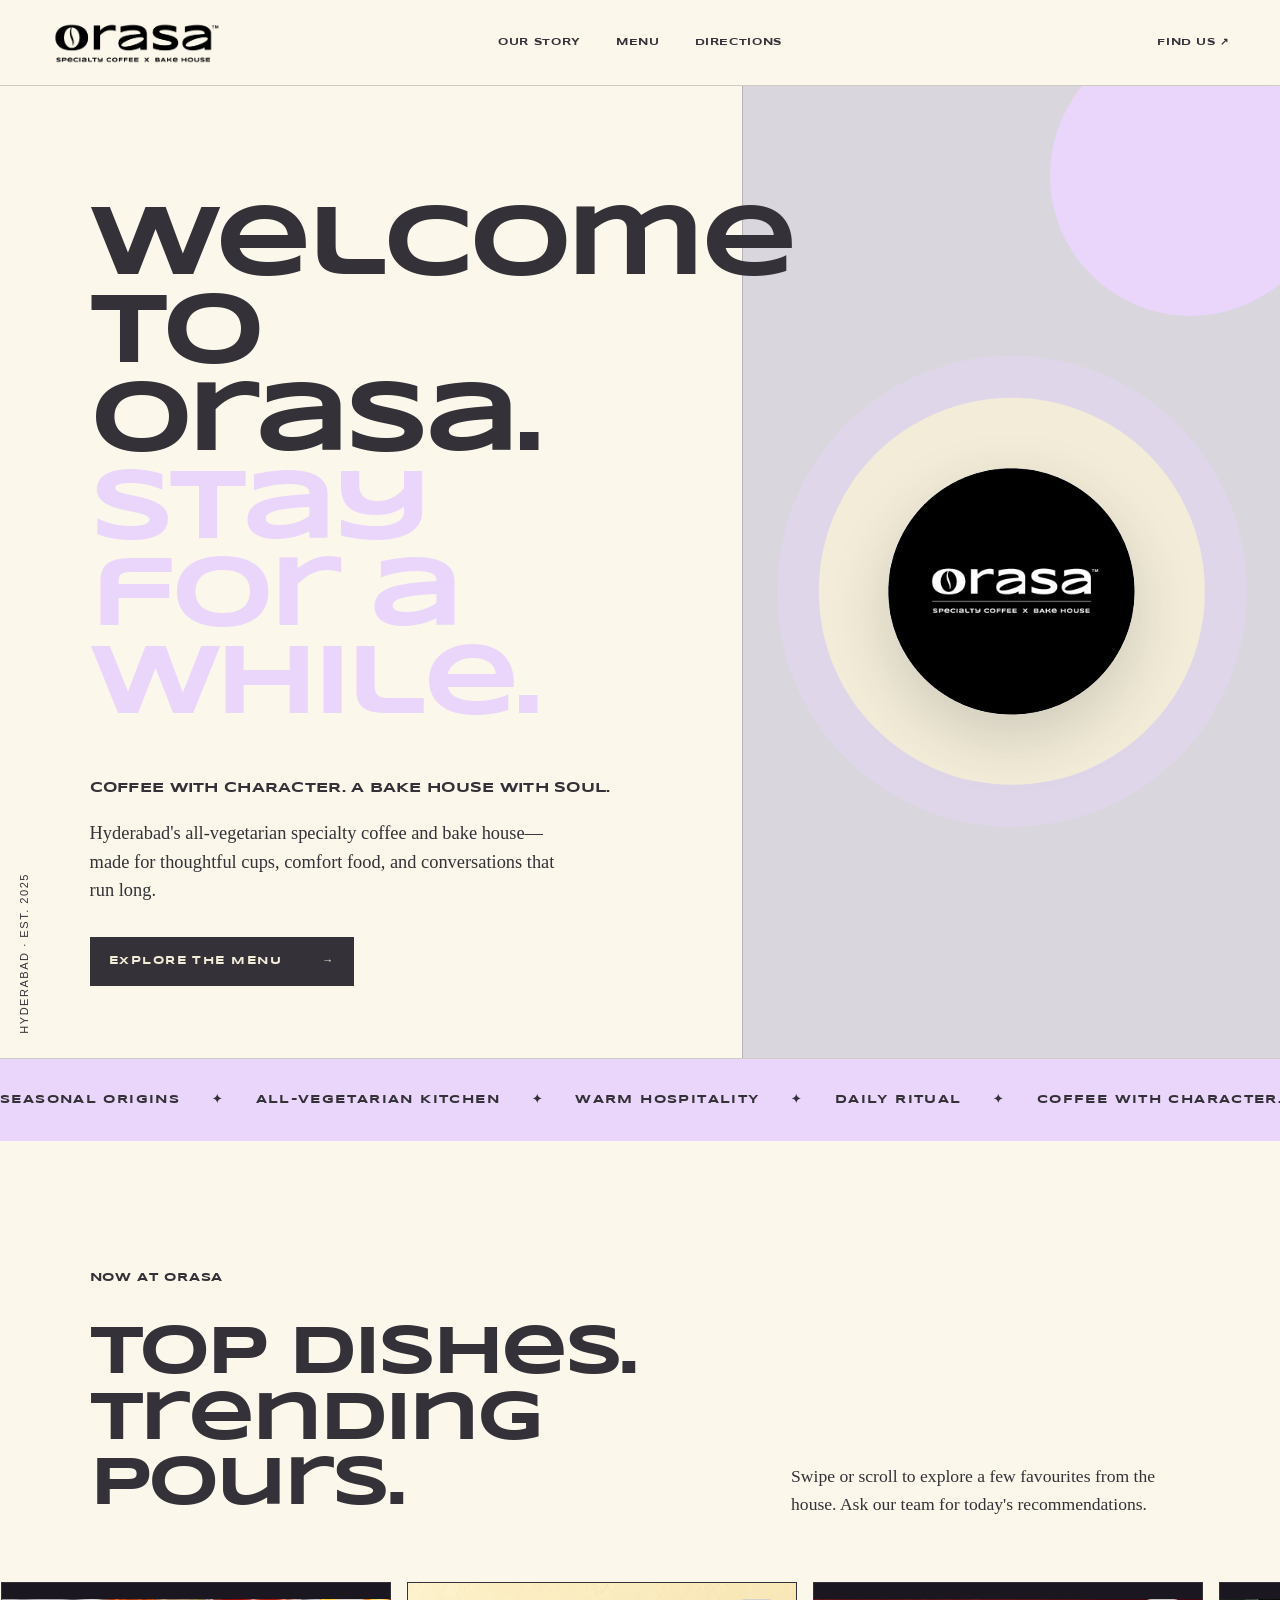
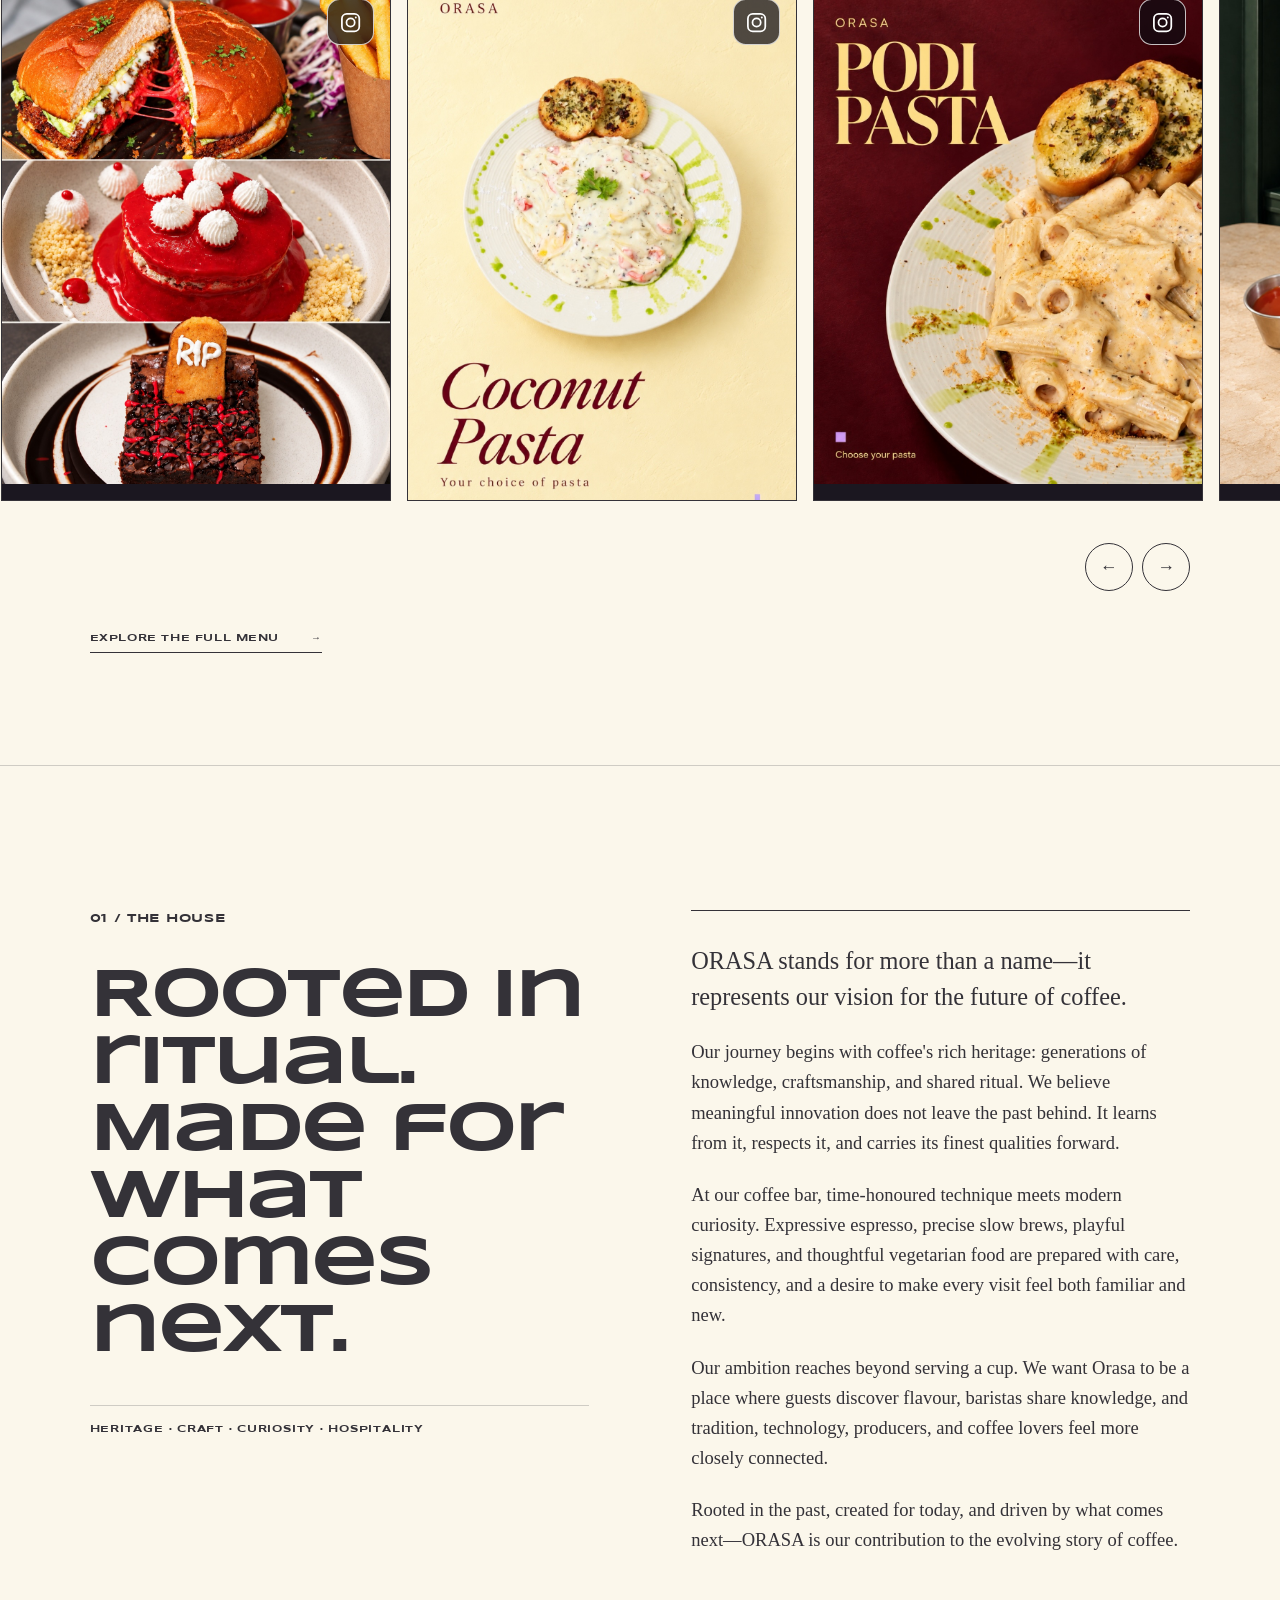
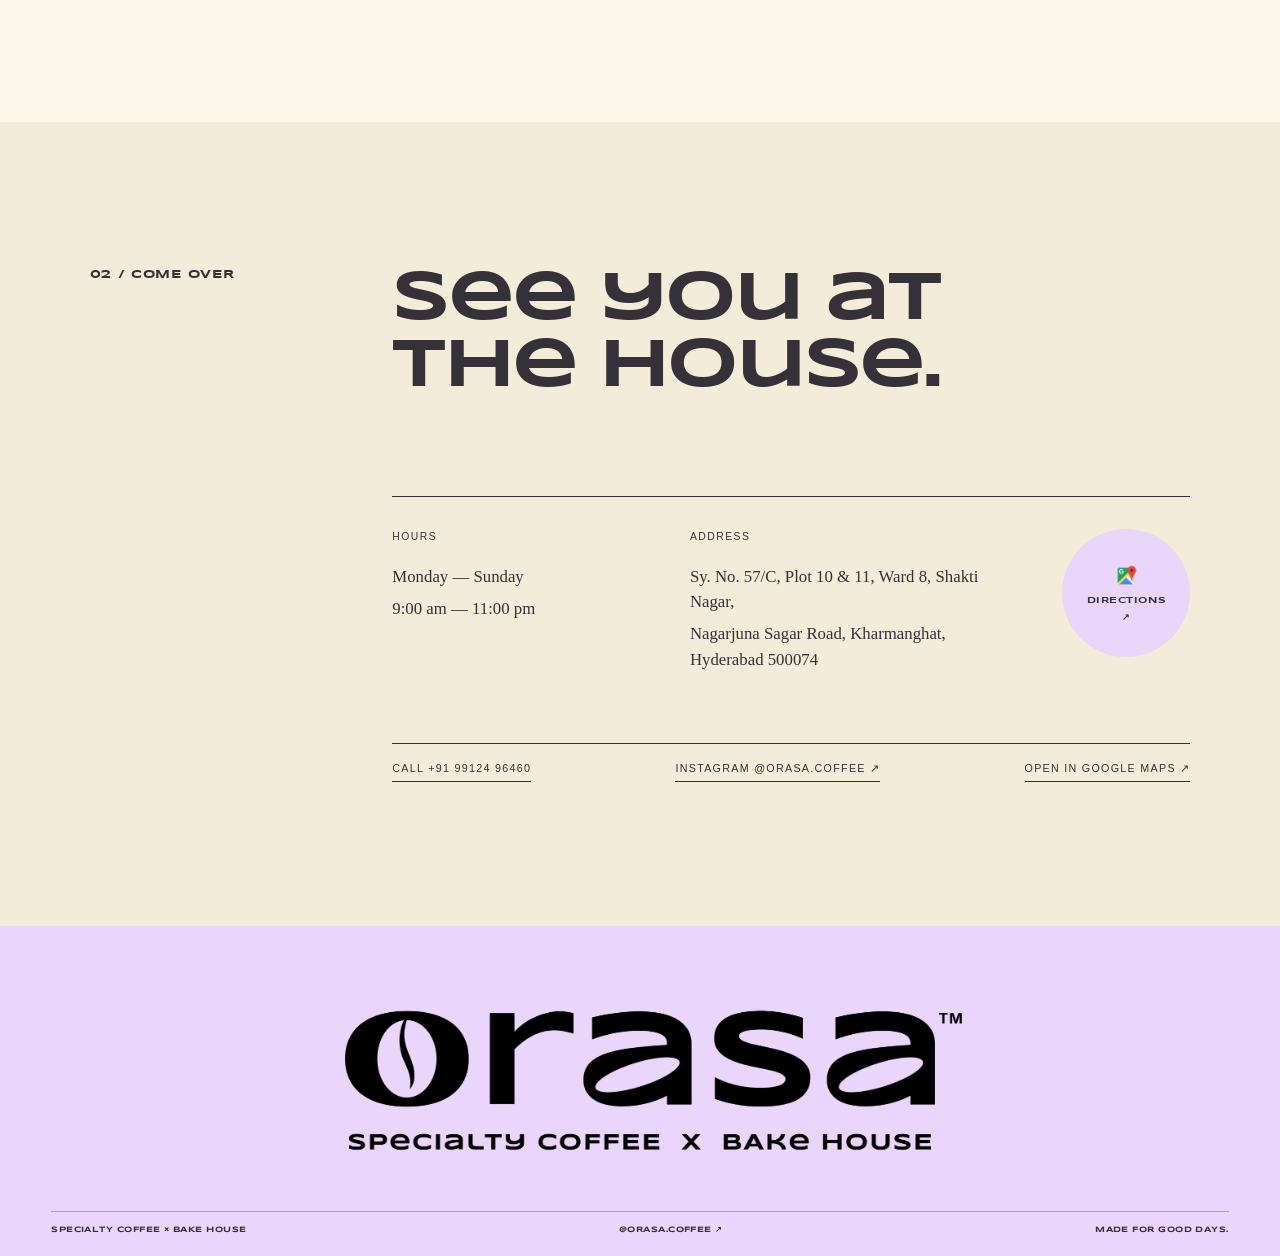
<file: index.html>
<!DOCTYPE html>
<html lang="en">
<head>
  <meta charset="utf-8" />
  <meta name="viewport" content="width=device-width, initial-scale=1" />
  <title>ORASA — Specialty Coffee × Bake House</title>
  <meta name="description" content="Hyderabad's all-vegetarian specialty coffee and bake house for slow afternoons, long conversations, and exceptional cups." />
  <meta property="og:title" content="ORASA — Specialty Coffee × Bake House" />
  <meta property="og:description" content="Coffee with character. A bake house with soul." />
  <meta property="og:type" content="website" />
  <meta name="twitter:card" content="summary" />
  <link rel="icon" href="assets/img/favicon-64.png" sizes="64x64" type="image/png" />
  <link rel="apple-touch-icon" href="assets/img/apple-touch-icon.png" />
  <link rel="manifest" href="site.webmanifest" />
  <link rel="preload" href="assets/img/orasa-logo.png" as="image" />
  <link rel="stylesheet" href="assets/styles.css" />
</head>
<body>
  <main>
    <header class="nav">
      <a class="wordmark" href="#top" aria-label="Orasa home"><img src="assets/img/orasa-logo.png" alt="Orasa Specialty Coffee × Bake House" /></a>
      <nav aria-label="Primary navigation">
        <a href="#story">Our story</a>
        <a href="menu.html">Menu</a>
        <a href="#visit">Directions</a>
      </nav>
      <a class="nav-cta" href="#visit">Find us <span aria-hidden="true">↗</span></a>
    </header>

    <section class="hero" id="top">
      <div class="hero-copy">
        <h1>Welcome to<br />Orasa.<br /><em>Stay for a while.</em></h1>
        <p class="brand-line">Coffee with character. A bake house with soul.</p>
        <p class="intro">Hyderabad's all-vegetarian specialty coffee and bake house—made for thoughtful cups, comfort food, and conversations that run long.</p>
        <a class="button" href="menu.html">Explore the menu <span aria-hidden="true">→</span></a>
      </div>
      <div class="hero-art" style="background-color:#d9d6dd" aria-label="Orasa roundel framed by a soft circular halo">
        <div class="sun"></div>
        <div class="arch"><img class="roundel" src="assets/img/orasa-roundel.jpg" alt="Orasa round logo" /></div>
      </div>
      <p class="side-note">HYDERABAD · EST. 2025</p>
    </section>

    <section class="marquee" aria-label="Our approach">
      <div class="marquee-track">
        <div class="marquee-group">
          <span>Seasonal origins</span><i>✦</i>
          <span>All-vegetarian kitchen</span><i>✦</i>
          <span>Warm hospitality</span><i>✦</i>
          <span>Daily ritual</span><i>✦</i>
          <span>Coffee with character. A bake house with soul.</span><i>✦</i>
        </div>
        <div class="marquee-group" aria-hidden="true">
          <span>Seasonal origins</span><i>✦</i>
          <span>All-vegetarian kitchen</span><i>✦</i>
          <span>Warm hospitality</span><i>✦</i>
          <span>Daily ritual</span><i>✦</i>
          <span>Coffee with character. A bake house with soul.</span><i>✦</i>
        </div>
      </div>
    </section>

    <section class="showcase" aria-labelledby="showcase-title">
      <div class="showcase-head">
        <div>
          <p class="section-no">Now at Orasa</p>
          <h2 id="showcase-title">Top dishes.<br />Trending pours.</h2>
        </div>
        <p>Swipe or scroll to explore a few favourites from the house. Ask our team for today's recommendations.</p>
      </div>
      <div class="carousel-shell" data-carousel>
        <div class="showcase-track" role="list" aria-label="Orasa favourites"></div>
        <div class="carousel-controls" aria-label="Carousel controls">
          <button type="button" data-carousel-prev aria-label="Previous favourite">←</button>
          <button type="button" data-carousel-next aria-label="Next favourite">→</button>
        </div>
      </div>
      <a class="showcase-link" href="menu.html">Explore the full menu <span aria-hidden="true">→</span></a>
    </section>

    <section class="story" id="story">
      <div>
        <p class="section-no">01 / The house</p>
        <h2>Rooted in ritual. Made for what comes next.</h2>
        <p class="story-note">Heritage · Craft · Curiosity · Hospitality</p>
      </div>
      <div class="story-copy">
        <p class="story-lead">ORASA stands for more than a name—it represents our vision for the future of coffee.</p>
        <p>Our journey begins with coffee's rich heritage: generations of knowledge, craftsmanship, and shared ritual. We believe meaningful innovation does not leave the past behind. It learns from it, respects it, and carries its finest qualities forward.</p>
        <p>At our coffee bar, time-honoured technique meets modern curiosity. Expressive espresso, precise slow brews, playful signatures, and thoughtful vegetarian food are prepared with care, consistency, and a desire to make every visit feel both familiar and new.</p>
        <p>Our ambition reaches beyond serving a cup. We want Orasa to be a place where guests discover flavour, baristas share knowledge, and tradition, technology, producers, and coffee lovers feel more closely connected.</p>
        <p>Rooted in the past, created for today, and driven by what comes next—ORASA is our contribution to the evolving story of coffee.</p>
      </div>
    </section>

    <section class="visit" id="visit">
      <div class="visit-title">
        <p class="section-no">02 / Come over</p>
        <h2>See you at the house.</h2>
      </div>
      <div class="visit-details">
        <div>
          <p class="label">Hours</p>
          <p>Monday — Sunday</p>
          <p>9:00 am — 11:00 pm</p>
        </div>
        <div>
          <p class="label">Address</p>
          <p>Sy. No. 57/C, Plot 10 &amp; 11, Ward 8, Shakti Nagar,</p>
          <p>Nagarjuna Sagar Road, Kharmanghat, Hyderabad 500074</p>
        </div>
        <a class="circle-link" href="https://www.google.com/maps/dir/?api=1&amp;destination=17.3355138%2C78.5528386&amp;travelmode=driving" target="_blank" rel="noreferrer" aria-label="Get directions to Orasa">
          <img src="assets/img/google-maps-logo.png" alt="" aria-hidden="true" />Directions <span aria-hidden="true">↗</span>
        </a>
      </div>
      <div class="contact-row">
        <a href="tel:+919912496460">Call +91 99124 96460</a>
        <a href="https://www.instagram.com/orasa.coffee/" target="_blank" rel="noreferrer">Instagram @orasa.coffee ↗</a>
        <a href="https://www.google.com/maps/dir/?api=1&amp;destination=17.3355138%2C78.5528386&amp;travelmode=driving" target="_blank" rel="noreferrer">Open in Google Maps ↗</a>
      </div>
    </section>

    <footer>
      <div class="footer-logo"><img src="assets/img/orasa-logo-tm.png" alt="Orasa™ Specialty Coffee × Bake House" /></div>
      <div class="footer-bottom">
        <p>Specialty Coffee × Bake House</p>
        <a href="https://www.instagram.com/orasa.coffee/" target="_blank" rel="noreferrer">@orasa.coffee ↗</a>
        <p>Made for good days.</p>
      </div>
    </footer>
  </main>
  <script src="assets/js/site.js"></script>
</body>
</html>
</file>
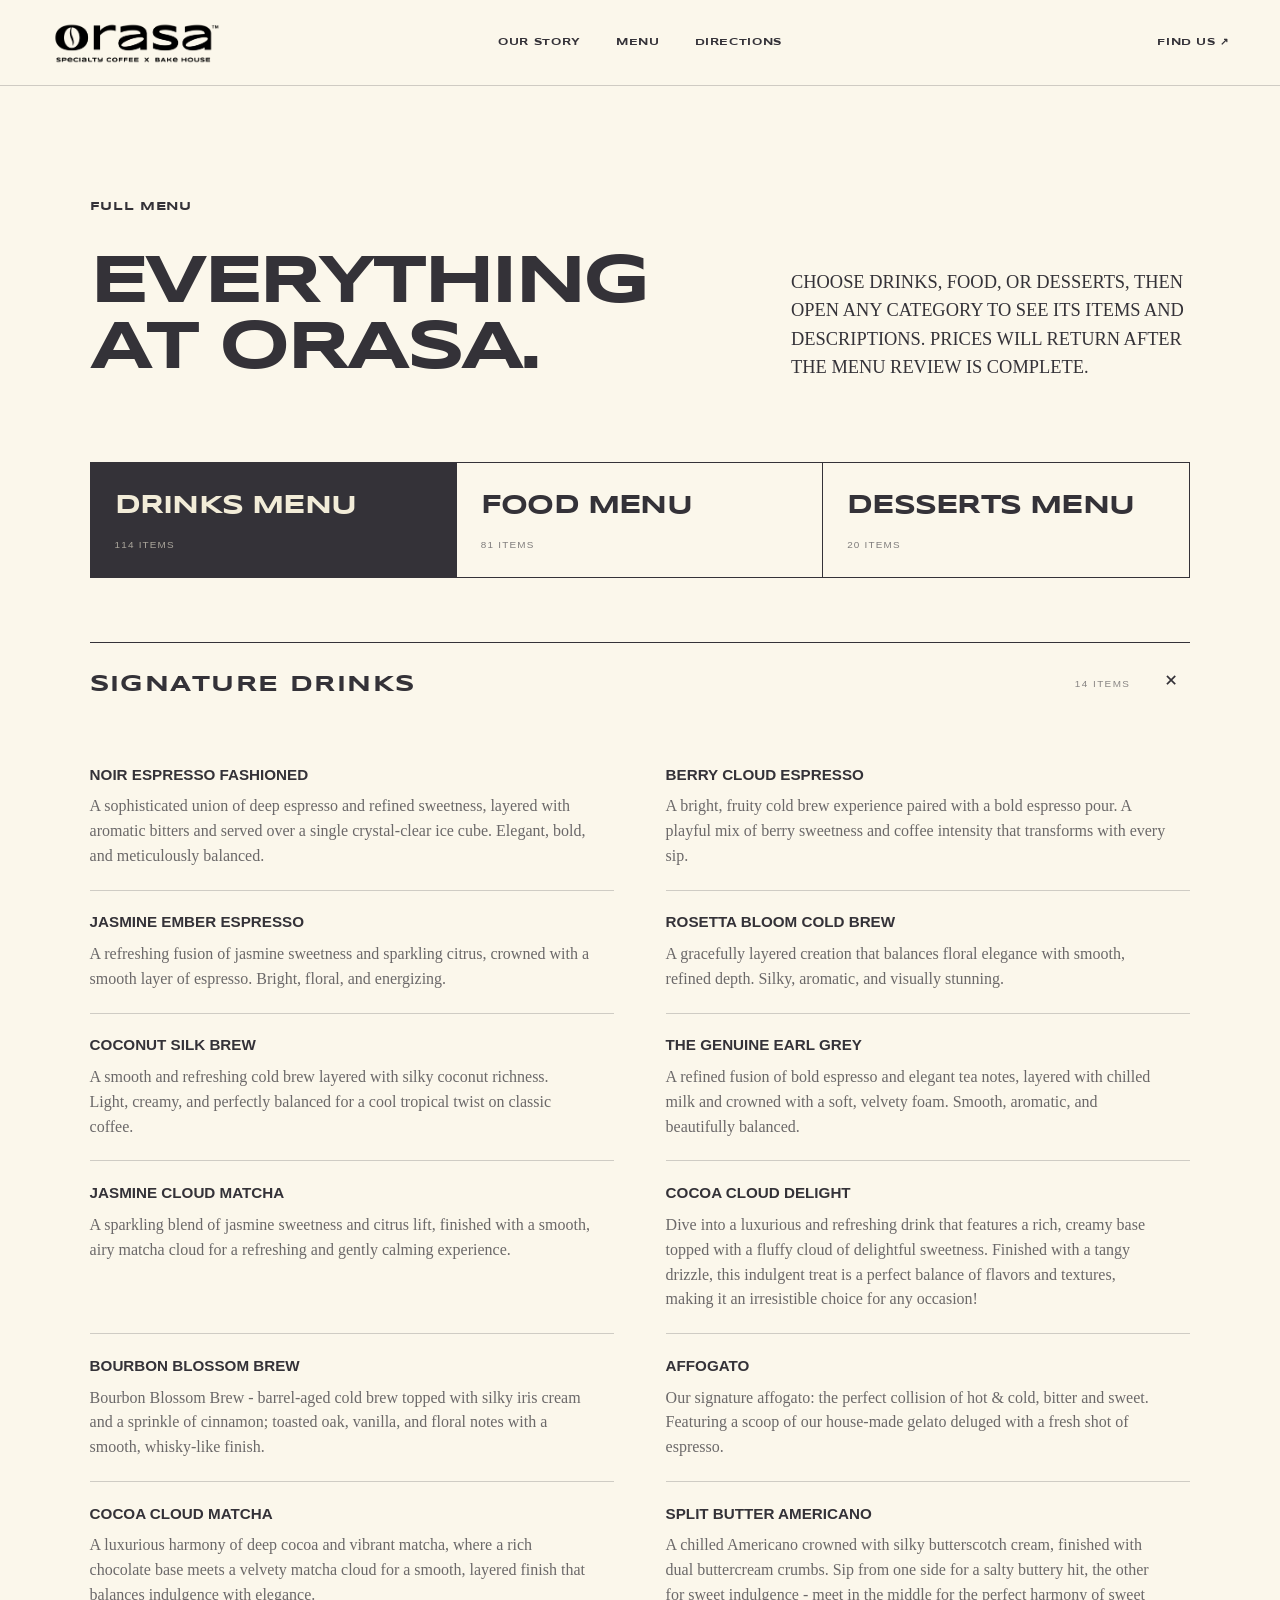
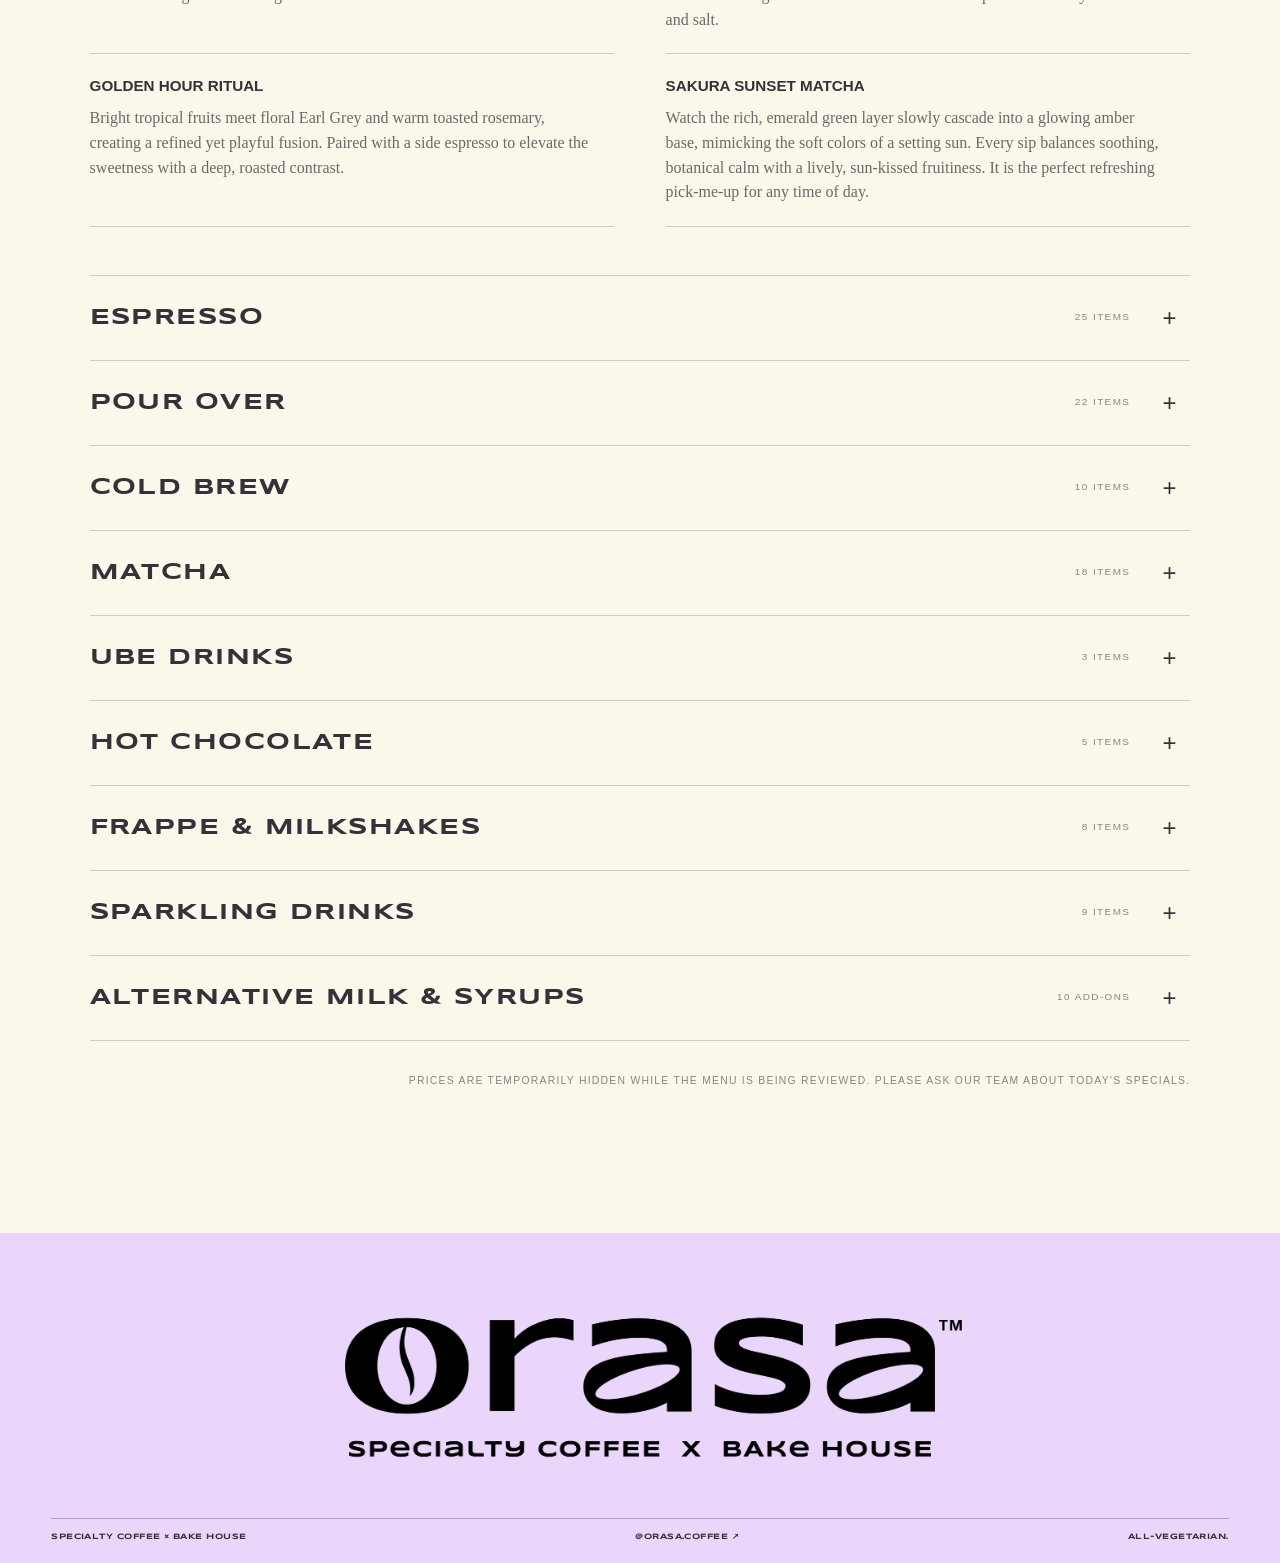
<file: menu.html>
<!DOCTYPE html>
<html lang="en">
<head>
  <meta charset="utf-8" />
  <meta name="viewport" content="width=device-width, initial-scale=1" />
  <title>Menu — ORASA Specialty Coffee × Bake House</title>
  <meta name="description" content="Explore Orasa's complete vegetarian food, specialty coffee, matcha, tea, desserts, and pour-over menu." />
  <meta property="og:title" content="ORASA — Specialty Coffee × Bake House" />
  <meta property="og:description" content="Coffee with character. A bake house with soul." />
  <meta property="og:type" content="website" />
  <meta name="twitter:card" content="summary" />
  <link rel="icon" href="assets/img/favicon-64.png" sizes="64x64" type="image/png" />
  <link rel="apple-touch-icon" href="assets/img/apple-touch-icon.png" />
  <link rel="manifest" href="site.webmanifest" />
  <link rel="preload" href="assets/img/orasa-logo.png" as="image" />
  <link rel="stylesheet" href="assets/styles.css" />
</head>
<body>
  <main class="menu-page">
    <header class="nav menu-page-nav">
      <a class="wordmark" href="index.html" aria-label="Orasa home"><img src="assets/img/orasa-logo.png" alt="Orasa Specialty Coffee × Bake House" /></a>
      <nav aria-label="Primary navigation">
        <a href="index.html#story">Our story</a>
        <a href="menu.html" aria-current="page">Menu</a>
        <a href="index.html#visit">Directions</a>
      </nav>
      <a class="nav-cta" href="index.html#visit">Find us <span aria-hidden="true">↗</span></a>
    </header>

    <section class="full-menu" aria-labelledby="full-menu-title">
      <div class="full-menu-head">
        <div>
          <p class="section-no">Full menu</p>
          <h2 id="full-menu-title">Everything at Orasa.</h2>
        </div>
        <p>Choose Drinks, Food, or Desserts, then open any category to see its items and descriptions. Prices will return after the menu review is complete.</p>
      </div>
      <div class="menu-group-tabs" role="tablist" aria-label="Menu sections" data-menu-tabs></div>
      <div class="menu-categories" data-menu-body>
        <p class="menu-loading">Preparing today's menu…</p>
      </div>
      <p class="menu-disclaimer">Prices are temporarily hidden while the menu is being reviewed. Please ask our team about today's specials.</p>
    </section>

    <footer>
      <div class="footer-logo"><img src="assets/img/orasa-logo-tm.png" alt="Orasa™ Specialty Coffee × Bake House" /></div>
      <div class="footer-bottom">
        <p>Specialty Coffee × Bake House</p>
        <a href="https://www.instagram.com/orasa.coffee/" target="_blank" rel="noreferrer">@orasa.coffee ↗</a>
        <p>All-vegetarian.</p>
      </div>
    </footer>
  </main>
  <script src="assets/data/menu-data.js"></script>
  <script src="assets/js/site.js"></script>
</body>
</html>
</file>
<file: assets/styles.css>
@font-face{font-family:"Syncopate";font-style:normal;font-weight:700;font-display:swap;src:url("fonts/syncopate-700-latin-ext.woff2") format("woff2");unicode-range:U+0100-02BA,U+02BD-02C5,U+02C7-02CC,U+02CE-02D7,U+02DD-02FF,U+0304,U+0308,U+0329,U+1D00-1DBF,U+1E00-1E9F,U+1EF2-1EFF,U+2020,U+20A0-20AB,U+20AD-20C4,U+2113,U+2C60-2C7F,U+A720-A7FF}@font-face{font-family:"Syncopate";font-style:normal;font-weight:700;font-display:swap;src:url("fonts/syncopate-700-latin.woff2") format("woff2");unicode-range:U+0000-00FF,U+0131,U+0152-0153,U+02BB-02BC,U+02C6,U+02DA,U+02DC,U+0304,U+0308,U+0329,U+2000-206F,U+20AC,U+2122,U+2191,U+2193,U+2212,U+2215,U+FEFF,U+FFFD}@layer theme{:root,:host{--font-sans:ui-sans-serif, system-ui, sans-serif, "Apple Color Emoji", "Segoe UI Emoji", "Segoe UI Symbol", "Noto Color Emoji";--font-mono:ui-monospace, SFMono-Regular, Menlo, Monaco, Consolas, "Liberation Mono", "Courier New", monospace;--spacing:.25rem;--default-font-family:var(--font-sans);--default-mono-font-family:var(--font-mono)}}@layer base{*,:after,:before,::backdrop{box-sizing:border-box;border:0 solid;margin:0;padding:0}::file-selector-button{box-sizing:border-box;border:0 solid;margin:0;padding:0}html,:host{-webkit-text-size-adjust:100%;tab-size:4;line-height:1.5;font-family:var(--default-font-family,ui-sans-serif, system-ui, sans-serif, "Apple Color Emoji", "Segoe UI Emoji", "Segoe UI Symbol", "Noto Color Emoji");font-feature-settings:var(--default-font-feature-settings,normal);font-variation-settings:var(--default-font-variation-settings,normal);-webkit-tap-highlight-color:transparent}hr{height:0;color:inherit;border-top-width:1px}abbr:where([title]){-webkit-text-decoration:underline dotted;text-decoration:underline dotted}h1,h2,h3,h4,h5,h6{font-size:inherit;font-weight:inherit}a{color:inherit;-webkit-text-decoration:inherit;-webkit-text-decoration:inherit;-webkit-text-decoration:inherit;-webkit-text-decoration:inherit;text-decoration:inherit}b,strong{font-weight:bolder}code,kbd,samp,pre{font-family:var(--default-mono-font-family,ui-monospace, SFMono-Regular, Menlo, Monaco, Consolas, "Liberation Mono", "Courier New", monospace);font-feature-settings:var(--default-mono-font-feature-settings,normal);font-variation-settings:var(--default-mono-font-variation-settings,normal);font-size:1em}small{font-size:80%}sub,sup{vertical-align:baseline;font-size:75%;line-height:0;position:relative}sub{bottom:-.25em}sup{top:-.5em}table{text-indent:0;border-color:inherit;border-collapse:collapse}:-moz-focusring{outline:auto}progress{vertical-align:baseline}summary{display:list-item}ol,ul,menu{list-style:none}img,svg,video,canvas,audio,iframe,embed,object{vertical-align:middle;display:block}img,video{max-width:100%;height:auto}button,input,select,optgroup,textarea{font:inherit;font-feature-settings:inherit;font-variation-settings:inherit;letter-spacing:inherit;color:inherit;opacity:1;background-color:#0000;border-radius:0}::file-selector-button{font:inherit;font-feature-settings:inherit;font-variation-settings:inherit;letter-spacing:inherit;color:inherit;opacity:1;background-color:#0000;border-radius:0}:where(select:is([multiple],[size])) optgroup{font-weight:bolder}:where(select:is([multiple],[size])) optgroup option{padding-inline-start:20px}::file-selector-button{margin-inline-end:4px}::placeholder{opacity:1}@supports (not ((-webkit-appearance:-apple-pay-button))) or (contain-intrinsic-size:1px){::placeholder{color:currentColor}@supports (color:color-mix(in lab, red, red)){::placeholder{color:color-mix(in oklab, currentcolor 50%, transparent)}}}textarea{resize:vertical}::-webkit-search-decoration{-webkit-appearance:none}::-webkit-date-and-time-value{min-height:1lh;text-align:inherit}::-webkit-datetime-edit{display:inline-flex}::-webkit-datetime-edit-fields-wrapper{padding:0}::-webkit-datetime-edit{padding-block:0}::-webkit-datetime-edit-year-field{padding-block:0}::-webkit-datetime-edit-month-field{padding-block:0}::-webkit-datetime-edit-day-field{padding-block:0}::-webkit-datetime-edit-hour-field{padding-block:0}::-webkit-datetime-edit-minute-field{padding-block:0}::-webkit-datetime-edit-second-field{padding-block:0}::-webkit-datetime-edit-millisecond-field{padding-block:0}::-webkit-datetime-edit-meridiem-field{padding-block:0}::-webkit-calendar-picker-indicator{line-height:1}:-moz-ui-invalid{box-shadow:none}button,input:where([type=button],[type=reset],[type=submit]){appearance:button}::file-selector-button{appearance:button}::-webkit-inner-spin-button{height:auto}::-webkit-outer-spin-button{height:auto}[hidden]:where(:not([hidden=until-found])){display:none!important}}@layer components;@layer utilities{.relative{position:relative}.start{inset-inline-start:var(--spacing)}.hidden{display:none}.table{display:table}.rounded{border-radius:.25rem}}:root{--ink:#343238;--cream:#f2ecd8;--paper:#fbf7eb;--clay:#ebd6fb;--soft-gray:#d9d6dd;--line:#34323838;--font-brand:"Syncopate", "Arial Black", Arial, sans-serif}*{box-sizing:border-box}html{scroll-behavior:smooth;overflow-x:hidden}body{background:var(--paper);color:var(--ink);margin:0;font-family:Arial,Helvetica,sans-serif;overflow-x:hidden}a{color:inherit;text-decoration:none}img{max-width:100%}.nav{border-bottom:1px solid var(--line);z-index:4;grid-template-columns:1fr auto 1fr;align-items:center;height:86px;padding:0 4vw;display:grid;position:relative}.wordmark{width:170px;line-height:0;display:block}.wordmark img{mix-blend-mode:multiply;width:100%;height:auto;display:block}.nav nav{font-family:var(--font-brand);text-transform:uppercase;letter-spacing:.06em;gap:2.2rem;font-size:.64rem;font-weight:700;display:flex}.nav nav a,.nav-cta{transition:opacity .2s}.nav nav a:hover,.nav-cta:hover{opacity:.55}.nav-cta{font-family:var(--font-brand);text-transform:uppercase;letter-spacing:.06em;justify-self:end;font-size:.62rem;font-weight:700}.menu-page-nav>p{font-family:var(--font-brand);text-transform:uppercase;letter-spacing:.08em;margin:0;font-size:.56rem}.menu-page .full-menu{text-transform:uppercase;padding-top:7rem}.hero{border-bottom:1px solid var(--line);grid-template-columns:58% 42%;min-height:calc(100vh - 86px);display:grid;position:relative;overflow:hidden}.hero-copy{z-index:2;padding:13vh 5vw 8vh 7vw;position:relative}.eyebrow,.section-no{font-family:var(--font-brand);text-transform:uppercase;letter-spacing:.06em;margin:0 0 2.2rem;font-size:.72rem;font-weight:700}h1,h2,h3{font-family:var(--font-brand);margin:0;font-weight:700}h1{letter-spacing:-.055em;font-size:clamp(4rem,7.8vw,8.6rem);line-height:.88}h1 em{color:var(--clay);font-family:var(--font-brand);font-style:normal;font-weight:700}.brand-line{max-width:34rem;font-family:var(--font-brand);letter-spacing:.02em;text-transform:uppercase;margin:3rem 0 0;font-size:clamp(.82rem,1.1vw,1.05rem);font-weight:700;line-height:1.55}.intro{max-width:30rem;margin:1.2rem 0 2rem;font-family:Georgia,serif;font-size:1.15rem;line-height:1.55}.button{background:var(--ink);color:var(--cream);font-family:var(--font-brand);text-transform:uppercase;letter-spacing:.13em;align-items:center;gap:2.5rem;padding:1rem 1.2rem;font-size:.7rem;font-weight:700;transition:transform .2s,background .2s;display:inline-flex}.button:hover{background:var(--clay);color:var(--ink);transform:translateY(-3px)}.hero-art{background:var(--soft-gray);border-left:1px solid var(--line);min-height:620px;position:relative;overflow:hidden}.sun{background:var(--clay);border-radius:50%;width:22vw;max-width:330px;height:22vw;max-height:330px;position:absolute;top:-4vw;right:-4vw}.arch{aspect-ratio:1;background:var(--cream);border-radius:50%;justify-content:center;align-items:center;width:min(72%,470px);height:auto;display:flex;position:absolute;top:52%;left:50%;transform:translate(-50%,-50%);box-shadow:0 0 0 42px #ebd6fb61}.roundel{aspect-ratio:1;object-fit:cover;border-radius:50%;width:64%;box-shadow:0 22px 60px #3432382e}.side-note{writing-mode:vertical-rl;letter-spacing:.14em;margin:0;font-size:11px;position:absolute;bottom:1.5rem;left:1rem;transform:rotate(180deg)}.marquee{background:var(--clay);min-height:82px;color:var(--ink);font-family:var(--font-brand);text-transform:uppercase;letter-spacing:.12em;white-space:nowrap;font-size:.72rem;font-weight:700;overflow:hidden}.marquee-track{will-change:transform;align-items:center;width:max-content;min-height:82px;animation:24s linear infinite marquee-scroll;display:flex}.marquee-group{flex-shrink:0;align-items:center;gap:2rem;padding-right:2rem;display:flex}.marquee i{font-style:normal}@keyframes marquee-scroll{0%{transform:translate(0)}to{transform:translate(-50%)}}.showcase{border-bottom:1px solid var(--line);padding:8rem 0 7rem;overflow:hidden}.showcase-head{grid-template-columns:1.2fr .8fr;align-items:end;gap:8vw;margin-bottom:4rem;padding:0 7vw;display:grid}.showcase-head h2{letter-spacing:-.045em;font-size:clamp(3rem,5.4vw,6rem);line-height:.95}.showcase-head>p{max-width:390px;margin:0;font-family:Georgia,serif;font-size:1.1rem;line-height:1.55}.showcase-track{scroll-snap-type:x mandatory;scrollbar-width:thin;scrollbar-color:var(--ink) transparent;gap:1rem;padding:0 7vw 1.4rem;display:flex;overflow-x:auto}.carousel-shell{position:relative}.carousel-controls{justify-content:flex-end;gap:.6rem;margin:1.2rem 7vw 0;display:flex}.carousel-controls button{border:1px solid var(--ink);width:48px;height:48px;color:var(--ink);cursor:pointer;background:0 0;border-radius:50%;font-size:1.1rem;transition:background .2s,color .2s,transform .2s}.carousel-controls button:hover{background:var(--ink);color:var(--paper);transform:translateY(-2px)}.showcase-card{scroll-snap-align:start;border:1px solid var(--ink);flex-direction:column;flex:0 0 min(390px,76vw);min-height:460px;padding:2rem;display:flex;position:relative}.showcase-card>p{text-transform:uppercase;letter-spacing:.12em;margin:0;font-size:11px;font-weight:700}.showcase-card h3{letter-spacing:-.04em;margin:auto 0 1.4rem;font-size:clamp(2.2rem,3.5vw,4rem);line-height:.96}.showcase-card span{border-top:1px solid;padding-top:1rem;font-family:Georgia,serif;font-size:1rem}.showcase-card.drink-card{background:var(--ink);color:var(--cream)}.showcase-card.light-card{background:var(--cream)}.showcase-card.uba-card{background:var(--clay)}.showcase-card.food-card{background:var(--soft-gray)}.showcase-card.dark-card{color:var(--paper);background:#5b5861}.showcase-card.instagram-card{background:#1b1720;padding:0;overflow:hidden}.showcase-image-button{width:100%;height:100%;min-height:inherit;cursor:zoom-in;background:0 0;border:0;padding:0}.showcase-card.instagram-card img{width:100%;height:100%;min-height:inherit;object-fit:contain;object-position:center;display:block}.carousel-instagram-link{z-index:2;color:#fff;-webkit-backdrop-filter:blur(8px);backdrop-filter:blur(8px);background:#0f0c12b8;border:1px solid #ffffffbf;border-radius:.8rem;place-items:center;width:2.9rem;height:2.9rem;transition:transform .2s,background .2s;display:grid;position:absolute;top:1rem;right:1rem}.carousel-instagram-link:hover,.carousel-instagram-link:focus-visible{background:#0f0c12eb;transform:translateY(-2px)}.carousel-instagram-link svg{fill:none;stroke:currentColor;stroke-width:1.8px;width:1.45rem;height:1.45rem}.carousel-instagram-link .instagram-dot{fill:currentColor;stroke:none}.carousel-lightbox{z-index:1000;cursor:zoom-out;background:#0a080ceb;place-items:center;padding:clamp(1rem,4vw,3rem);display:grid;position:fixed;inset:0}.carousel-lightbox img{object-fit:contain;cursor:default;width:auto;max-width:100%;height:auto;max-height:calc(100dvh - 2rem);box-shadow:0 1.5rem 5rem #00000073}.carousel-lightbox-close{top:max(1rem, env(safe-area-inset-top));right:max(1rem, env(safe-area-inset-right));z-index:1;border:1px solid var(--paper);background:var(--paper);width:2.75rem;height:2.75rem;color:var(--ink);cursor:pointer;border-radius:50%;font-size:1.8rem;line-height:1;position:fixed}.showcase-link{border-bottom:1px solid var(--ink);font-family:var(--font-brand);text-transform:uppercase;letter-spacing:.06em;gap:2rem;margin:2.5rem 7vw 0;padding-bottom:.4rem;font-size:.62rem;font-weight:700;display:inline-flex}.story{grid-template-columns:1fr 1fr;gap:8vw;padding:9rem 7vw;display:grid}.story h2,.visit h2{letter-spacing:-.04em;max-width:700px;font-size:clamp(3rem,5.4vw,6.2rem);line-height:.97}.story-note{border-top:1px solid var(--line);max-width:34rem;font-family:var(--font-brand);letter-spacing:.08em;text-transform:uppercase;margin:2.5rem 0 0;padding-top:1rem;font-size:.6rem;font-weight:700;line-height:1.7}.story-copy{border-top:1px solid var(--ink);padding-top:2rem}.story-copy p{margin:0 0 1.4rem;font-family:Georgia,serif;font-size:clamp(1.05rem,1.45vw,1.35rem);line-height:1.62}.story-copy .story-lead{font-size:clamp(1.35rem,1.9vw,1.7rem);line-height:1.48}.menu{background:var(--ink);color:var(--cream);padding:8rem 7vw 4rem}.menu-head{grid-template-columns:1fr 1fr;align-items:end;gap:8vw;margin-bottom:5rem;display:grid}.menu-head h2{letter-spacing:-.04em;font-size:clamp(3rem,5.4vw,6rem);line-height:.95}.menu-head>p{max-width:360px;font-family:Georgia,serif;font-size:1.2rem;line-height:1.5}.light{opacity:.58}.menu-grid{border-top:1px solid #f2ecd84d;border-bottom:1px solid #f2ecd84d;grid-template-columns:repeat(4,1fr);display:grid}.menu-grid article{border-right:1px solid #f2ecd84d;flex-direction:column;min-height:380px;padding:2rem;display:flex}.menu-grid article:last-child{border-right:0}.menu-grid .featured{background:var(--clay);color:var(--ink);border:0;transform:translateY(-1.5rem)}.menu-grid .food-card{background:var(--cream);color:var(--ink)}.menu-index{letter-spacing:.15em;opacity:.6;font-size:.67rem}.menu-grid h3{margin:auto 0 1.4rem;font-size:clamp(2.4rem,4vw,4.5rem)}.menu-grid article>p:not(.menu-index){max-width:290px;font-family:Georgia,serif;font-size:1.05rem;line-height:1.5}.menu-grid span{text-transform:uppercase;letter-spacing:.12em;opacity:.68;margin-top:1.5rem;font-size:.68rem}.menu-note{text-align:right;text-transform:uppercase;letter-spacing:.12em;opacity:.55;margin:2rem 0 0;font-size:.65rem}.full-menu{background:var(--paper);padding:9rem 7vw}.full-menu-head{grid-template-columns:1.2fr .8fr;align-items:end;gap:8vw;margin-bottom:5rem;display:grid}.full-menu h2{letter-spacing:-.05em;max-width:780px;font-size:clamp(3rem,5.4vw,6rem);line-height:.95}.full-menu-head>p{max-width:420px;margin:0;font-family:Georgia,serif;font-size:1.15rem;line-height:1.55}.menu-group-tabs{border:1px solid var(--ink);grid-template-columns:repeat(3,1fr);margin-bottom:4rem;display:grid}.menu-group-tabs button{border:0;border-right:1px solid var(--ink);min-height:112px;color:var(--ink);text-align:left;cursor:pointer;background:0 0;padding:1.5rem;transition:background .2s,color .2s}.menu-group-tabs button:last-child{border-right:0}.menu-group-tabs button.active{background:var(--ink);color:var(--cream)}.menu-group-tabs button span{font-family:var(--font-brand);text-transform:uppercase;letter-spacing:-.03em;font-size:clamp(1.05rem,2vw,1.8rem);font-weight:700;display:block}.menu-group-tabs button small{text-transform:uppercase;letter-spacing:.12em;opacity:.62;margin-top:.8rem;font-size:.62rem;display:block}.menu-categories{border-top:1px solid var(--ink)}.menu-categories details{border-bottom:1px solid var(--line)}.menu-categories summary{cursor:pointer;text-transform:uppercase;letter-spacing:.09em;grid-template-columns:1fr auto 28px;align-items:center;gap:2rem;min-height:84px;list-style:none;display:grid}.menu-categories summary::-webkit-details-marker{display:none}.menu-categories summary span{font-family:var(--font-brand);font-size:clamp(1rem,1.8vw,1.55rem);font-weight:700}.menu-categories summary small{opacity:.58;font-size:.62rem}.menu-categories summary b{font-size:1.5rem;font-weight:400;transition:transform .2s}.menu-categories details[open] summary b{transform:rotate(45deg)}.category-kicker{font-family:var(--font-brand);letter-spacing:.1em;text-transform:uppercase;opacity:.62;margin:0;padding:.3rem 0 1.1rem;font-size:.56rem;font-weight:700;line-height:1.6}.category-items{grid-template-columns:repeat(2,1fr);gap:0 4vw;padding:1rem 0 3rem;display:grid}.category-items article{border-bottom:1px solid var(--line);grid-template-columns:1fr auto;gap:1.5rem;min-height:112px;padding:1.3rem 0;display:grid}.category-items h3{letter-spacing:0;margin:0 0 .5rem;font-family:Arial,Helvetica,sans-serif;font-size:.95rem;font-weight:700}.menu-categories.is-dessert h3{text-transform:uppercase}.category-items p{text-transform:none;opacity:.72;max-width:520px;margin:0;font-family:Georgia,serif;font-size:1rem;line-height:1.55}.add-on-groups{grid-template-columns:repeat(2,1fr);gap:4vw;padding:1rem 0 3rem;display:grid}.add-on-groups section{border-bottom:1px solid var(--line);min-height:112px;padding:1.3rem 0}.add-on-groups h3{letter-spacing:0;margin:0 0 .65rem;font-family:Arial,Helvetica,sans-serif;font-size:.95rem;font-weight:700}.add-on-groups p{text-transform:none;opacity:.72;max-width:520px;margin:0;font-family:Georgia,serif;font-size:1rem;line-height:1.55}.category-items strong{font-size:.8rem;font-weight:500}.menu-loading,.menu-disclaimer{text-transform:uppercase;letter-spacing:.12em;opacity:.58;font-size:.65rem}.menu-disclaimer{text-align:right;margin:2rem 0 0}.visit{background:var(--cream);padding:9rem 7vw}.visit-title{grid-template-columns:.55fr 1.45fr;align-items:start;display:grid}.visit-details{border-top:1px solid var(--ink);grid-template-columns:1fr 1.3fr auto;align-items:start;gap:3rem;margin:6rem 0 0 27.5%;padding-top:2rem;display:grid}.visit-details p{margin:0 0 .45rem;font-family:Georgia,serif;font-size:1.05rem}.visit-details .label{text-transform:uppercase;letter-spacing:.14em;margin-bottom:1.2rem;font-family:Arial,sans-serif;font-size:.65rem}.circle-link{background:var(--clay);width:128px;height:128px;color:var(--ink);text-align:center;font-family:var(--font-brand);text-transform:uppercase;letter-spacing:.06em;border-radius:50%;place-content:center;justify-items:center;gap:.25rem;font-size:.56rem;font-weight:700;transition:transform .25s;display:grid}.circle-link img{object-fit:contain;width:28px;height:28px}.circle-link:hover{transform:rotate(7deg)scale(1.05)}.contact-row{border-top:1px solid var(--ink);text-transform:uppercase;letter-spacing:.12em;justify-content:space-between;gap:2rem;margin:4rem 0 0 27.5%;padding-top:1rem;font-size:.67rem;display:flex}.contact-row a{border-bottom:1px solid var(--ink);padding-bottom:.3rem}footer{background:var(--clay);color:var(--ink);padding:2.2rem 4vw 1.2rem;overflow:hidden}.footer-logo{width:78%;height:clamp(120px,18vw,240px);margin:0 auto;overflow:hidden}.footer-logo img{object-fit:cover;object-position:50% 49%;mix-blend-mode:multiply;width:100%;height:100%;display:block}.footer-bottom{font-family:var(--font-brand);text-transform:uppercase;letter-spacing:.06em;border-top:1px solid #34323859;justify-content:space-between;margin-top:1.25rem;padding-top:.8rem;font-size:.48rem;font-weight:700;display:flex}@media (width<=1100px) and (width>=801px){.nav{padding-inline:3vw}.nav nav{gap:1.25rem}.hero{grid-template-columns:54% 46%}.hero-copy{padding:10vh 4vw 7vh 6vw}h1{font-size:clamp(4rem,7.2vw,6.4rem)}.showcase-head,.story{gap:5vw}.visit-details,.contact-row{margin-left:0}.visit-title{grid-template-columns:.4fr 1.6fr}}@media (width<=800px){.nav{grid-template-columns:1fr auto;height:72px}.wordmark{width:140px}.nav nav{display:none}.nav-cta{align-items:center;min-height:44px;display:inline-flex}.hero{display:block}.hero-copy{padding:5rem 7vw}h1{max-width:100%;font-size:clamp(3rem,13vw,5.2rem)}.brand-line{margin-top:2.25rem}.hero-art{border-left:0;border-top:1px solid var(--line);min-height:520px}.sun{width:46vw;height:46vw}.side-note{display:none}.marquee{justify-content:flex-start;padding:0 1.5rem}.story,.showcase-head,.menu-head,.full-menu-head{grid-template-columns:1fr;gap:3rem}.story,.menu,.full-menu,.visit{padding:6rem 7vw}.showcase{padding:6rem 0 5rem}.showcase-head{margin-bottom:3rem}.showcase-card{flex-basis:82vw;min-height:390px}.carousel-controls button{width:52px;height:52px}.menu-grid{grid-template-columns:1fr}.menu-grid article,.menu-grid article:last-child{border-bottom:1px solid #f2ecd84d;border-right:0;min-height:300px}.menu-grid .featured{transform:none}.category-items,.add-on-groups,.menu-group-tabs{grid-template-columns:1fr}.menu-group-tabs button{border-right:0;border-bottom:1px solid var(--ink);min-height:88px}.menu-group-tabs button:last-child{border-bottom:0}.menu-categories summary{grid-template-columns:1fr auto 20px;gap:1rem}.visit-title{grid-template-columns:1fr}.visit-details{grid-template-columns:1fr;margin-left:0}.contact-row{flex-direction:column;align-items:flex-start;margin-left:0}.circle-link{margin-top:1rem}.footer-bottom{flex-direction:column;gap:.6rem}}@media (width<=480px){.nav{padding-inline:5vw}.wordmark{width:126px}.nav-cta{font-size:.52rem}.hero-copy{padding:4rem 7vw}h1{font-size:clamp(2.5rem,13vw,4.5rem)}.intro{font-size:1.02rem}.hero-art{min-height:430px}.arch{width:min(76vw,340px);left:50%}.showcase-head h2,.story h2,.visit h2{font-size:clamp(2.55rem,12vw,4rem)}.full-menu h2{letter-spacing:-.06em;max-width:100%;font-size:clamp(1.95rem,9.5vw,3rem);line-height:1.05}.full-menu-head{gap:2rem}.showcase-card{flex-basis:86vw;min-height:350px;padding:1.5rem}.showcase-card h3{font-size:clamp(2rem,10vw,3.2rem)}.menu-group-tabs button{padding:1.25rem}.menu-categories summary{min-height:76px;font-size:.82rem}.category-items article{gap:1rem;padding:1.3rem 0}.visit-details{gap:2rem;margin-top:4rem}footer{padding:1.5rem 4vw 1rem}.footer-logo{width:86%;height:100px}.footer-bottom{margin-top:.85rem;padding-top:.7rem;font-size:.44rem}}@media (prefers-reduced-motion:reduce){html{scroll-behavior:auto}*,:before,:after{transition:none!important}.marquee-track{animation:none}}
</file>
